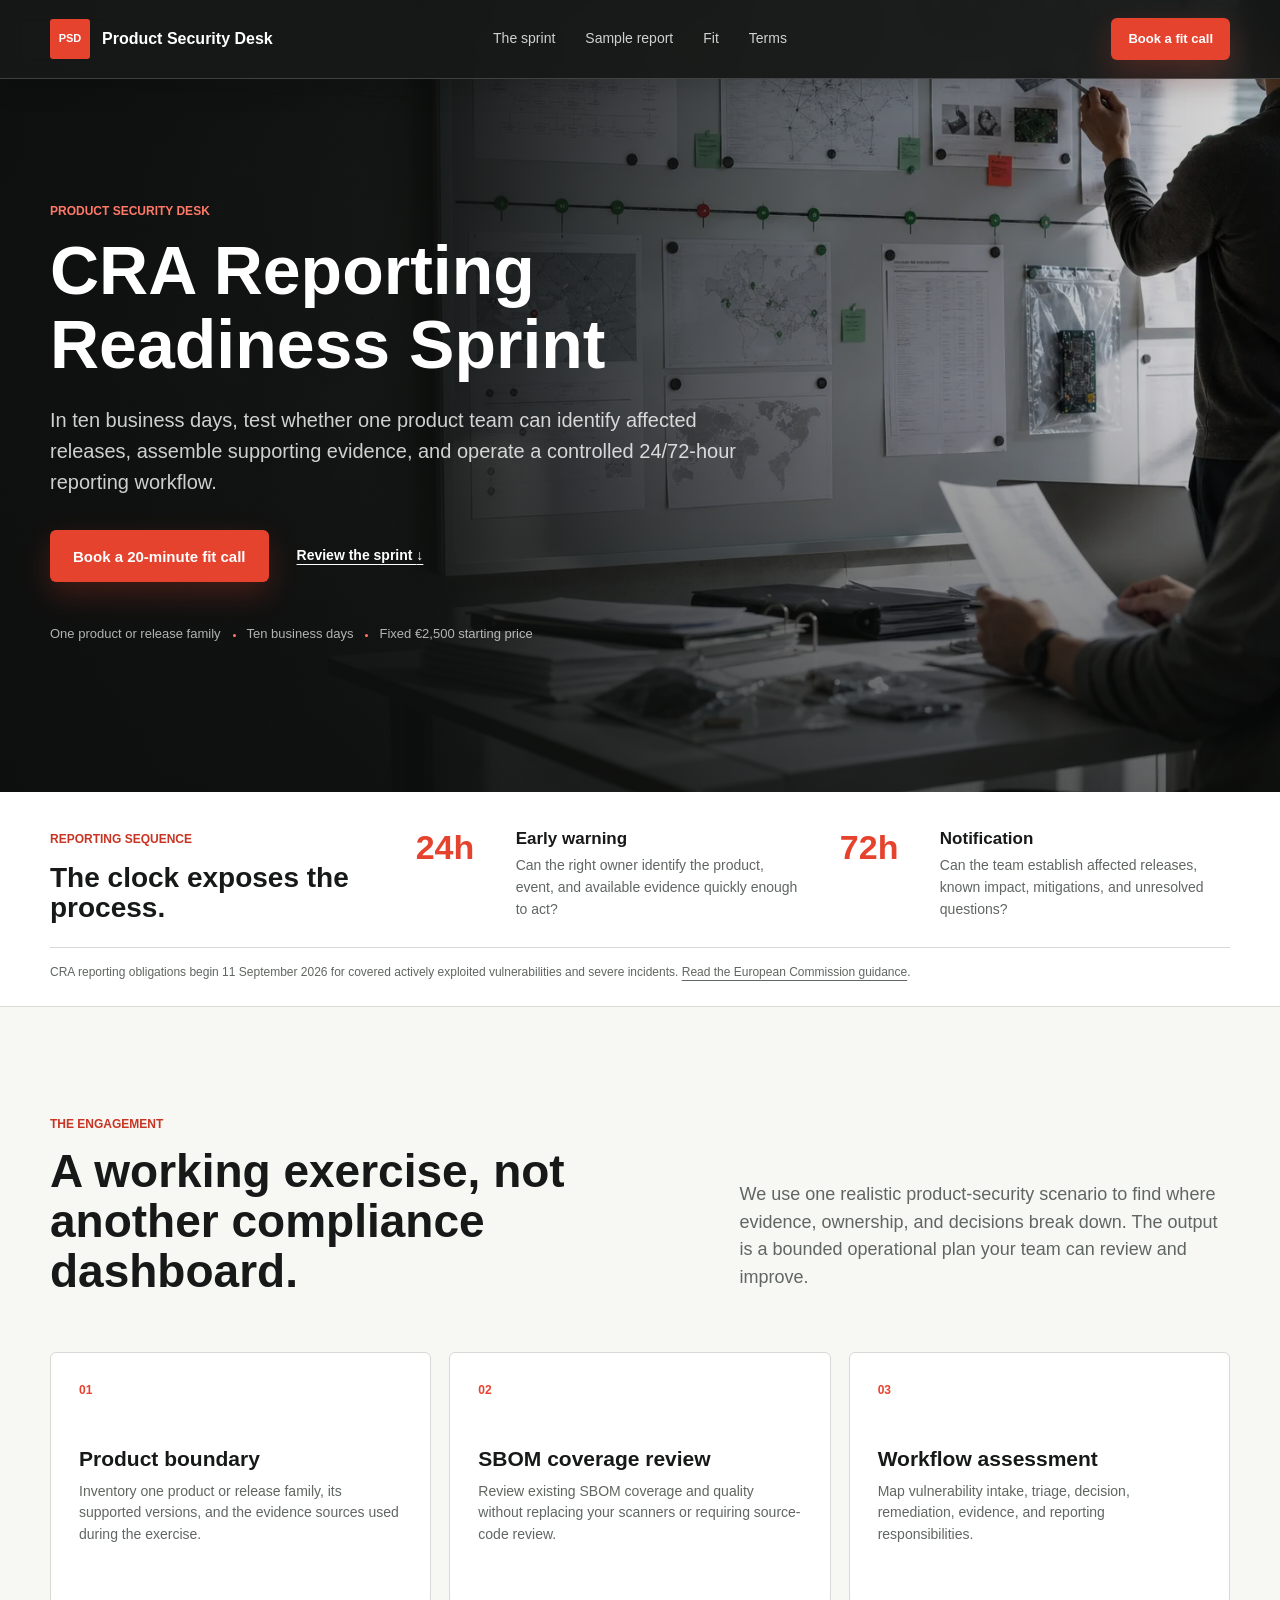
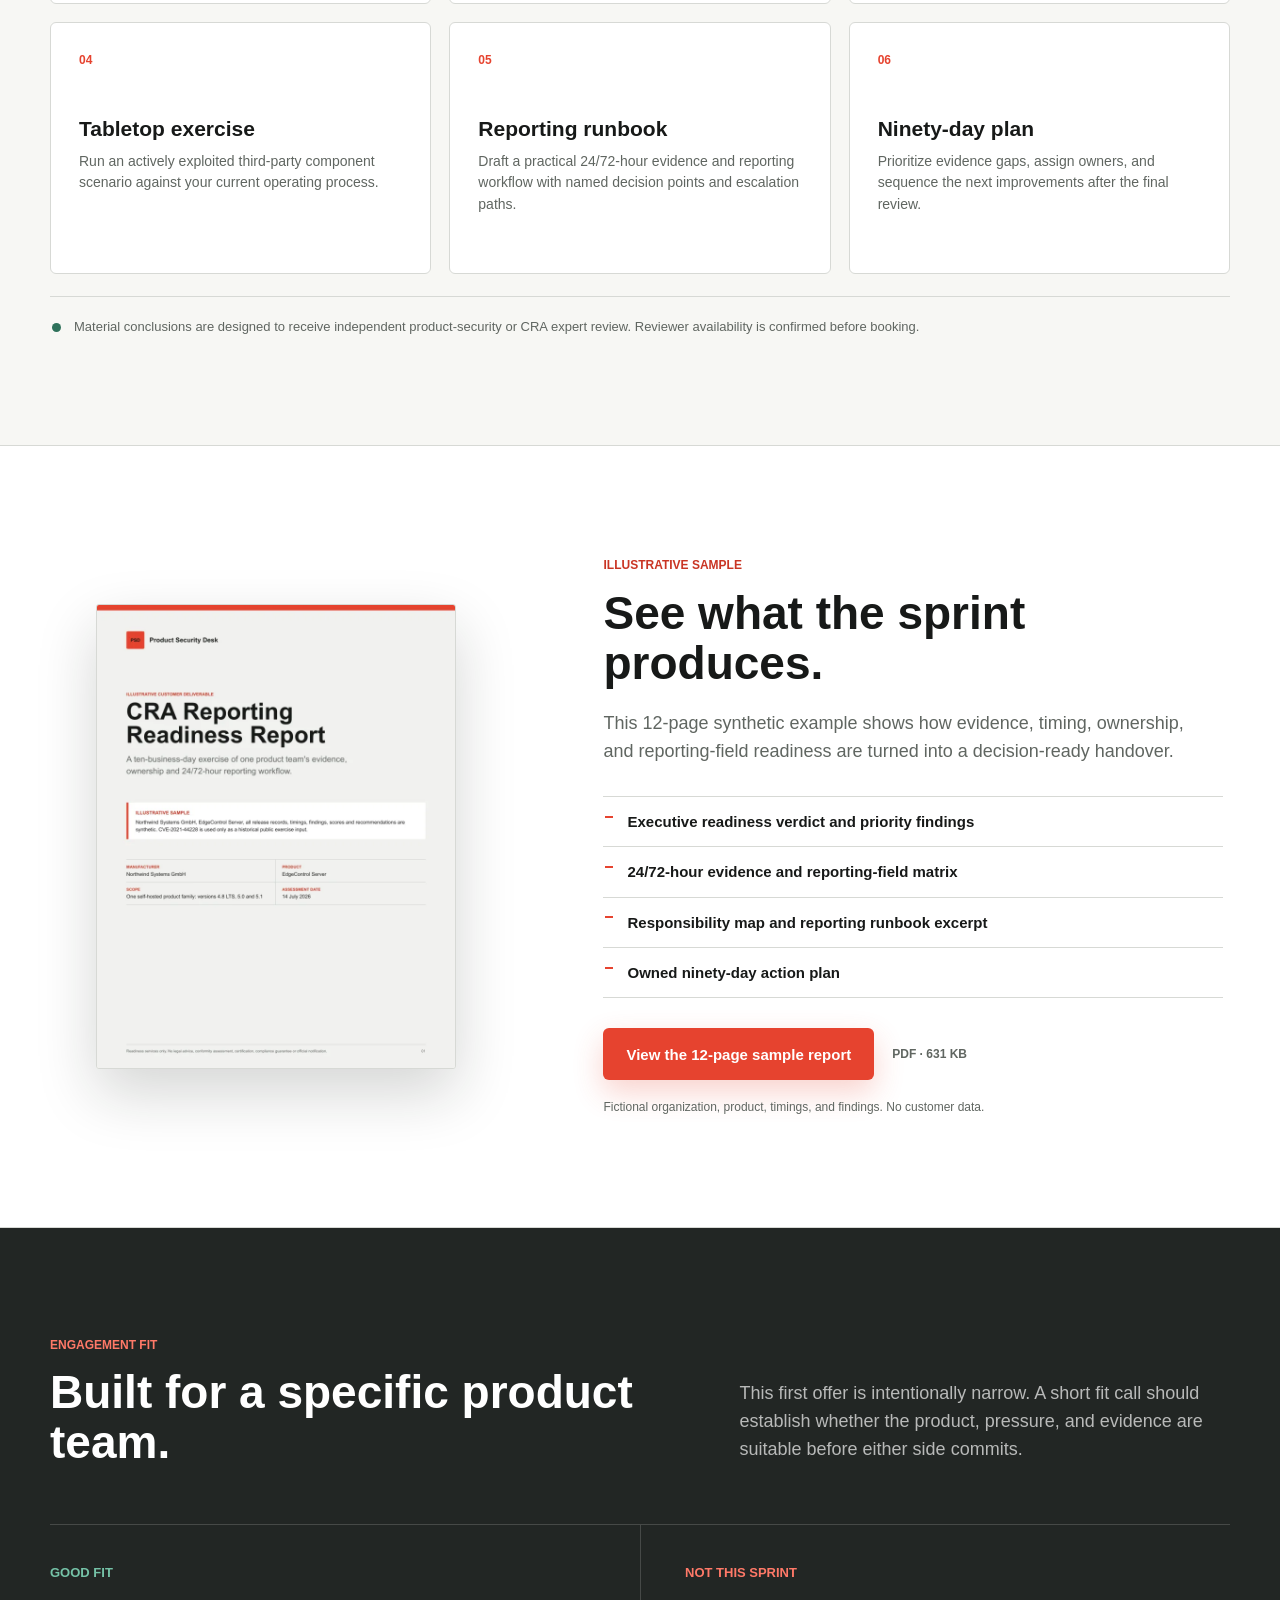
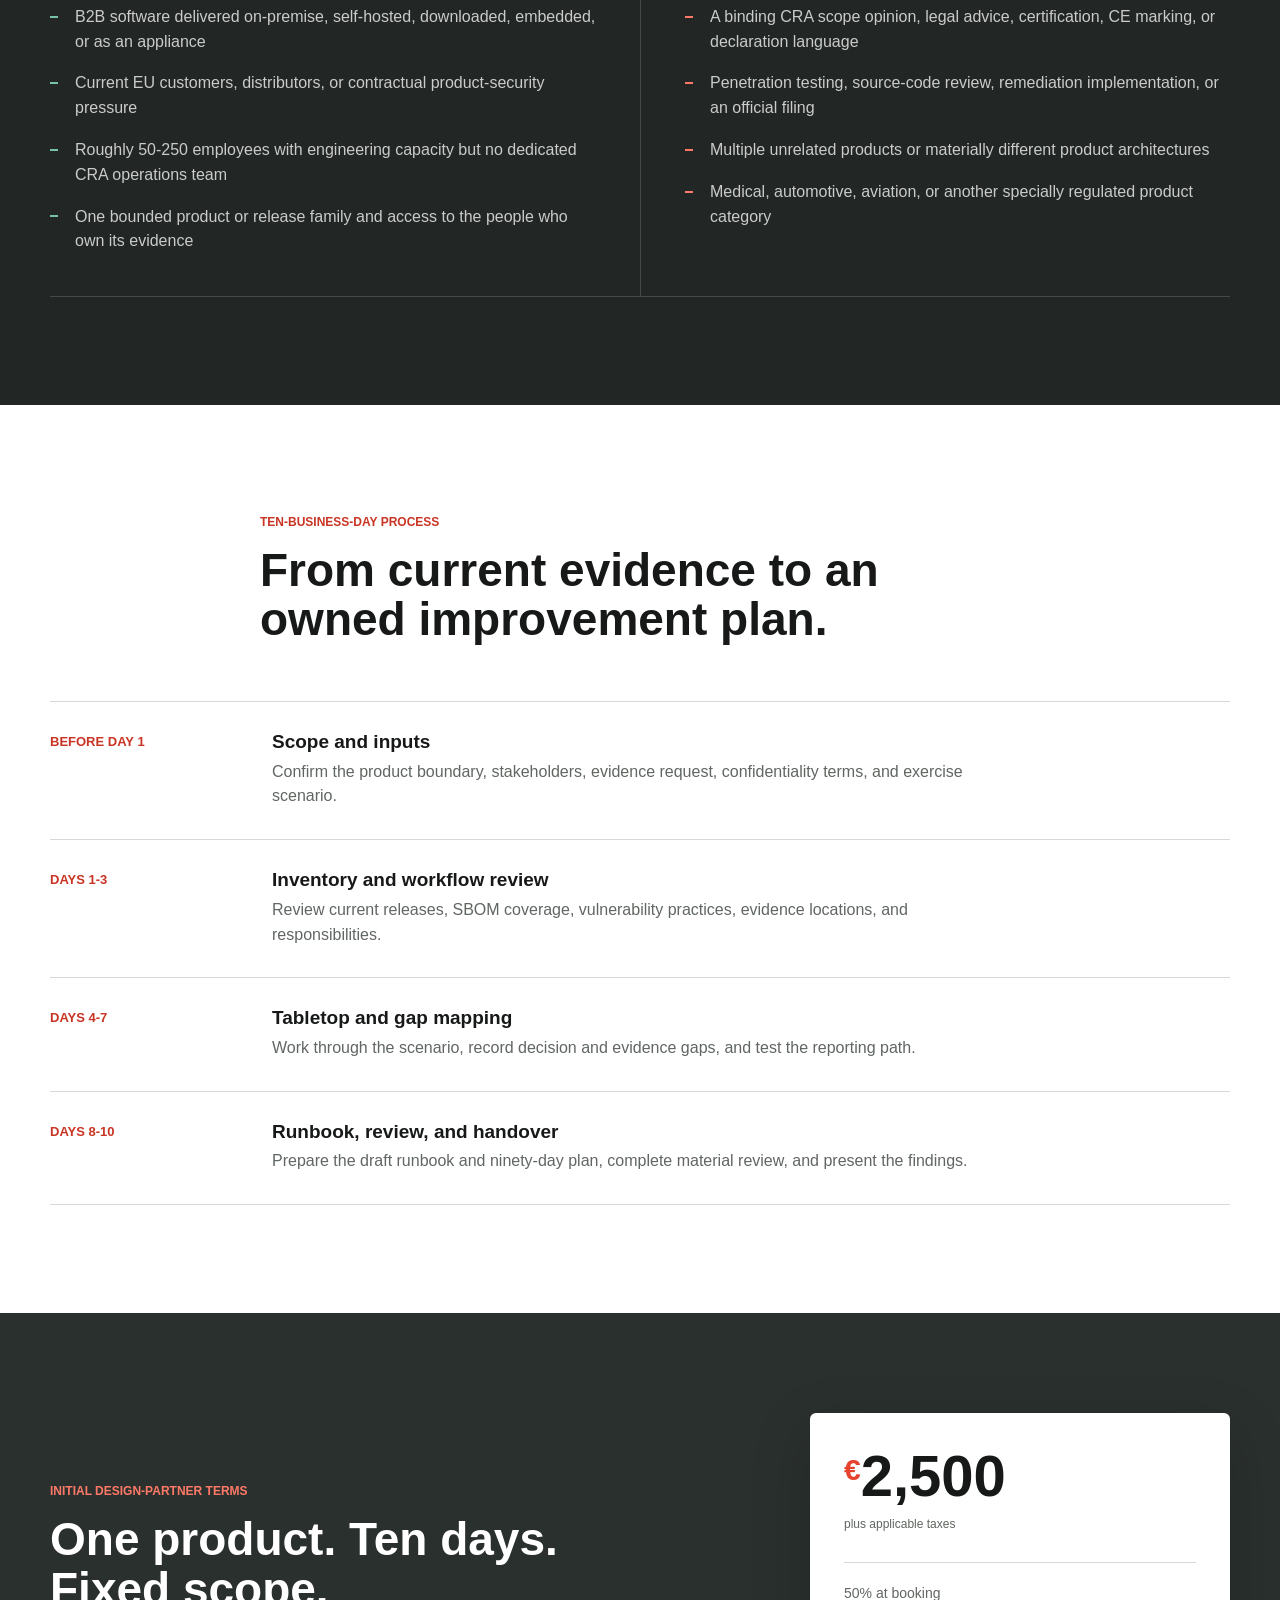
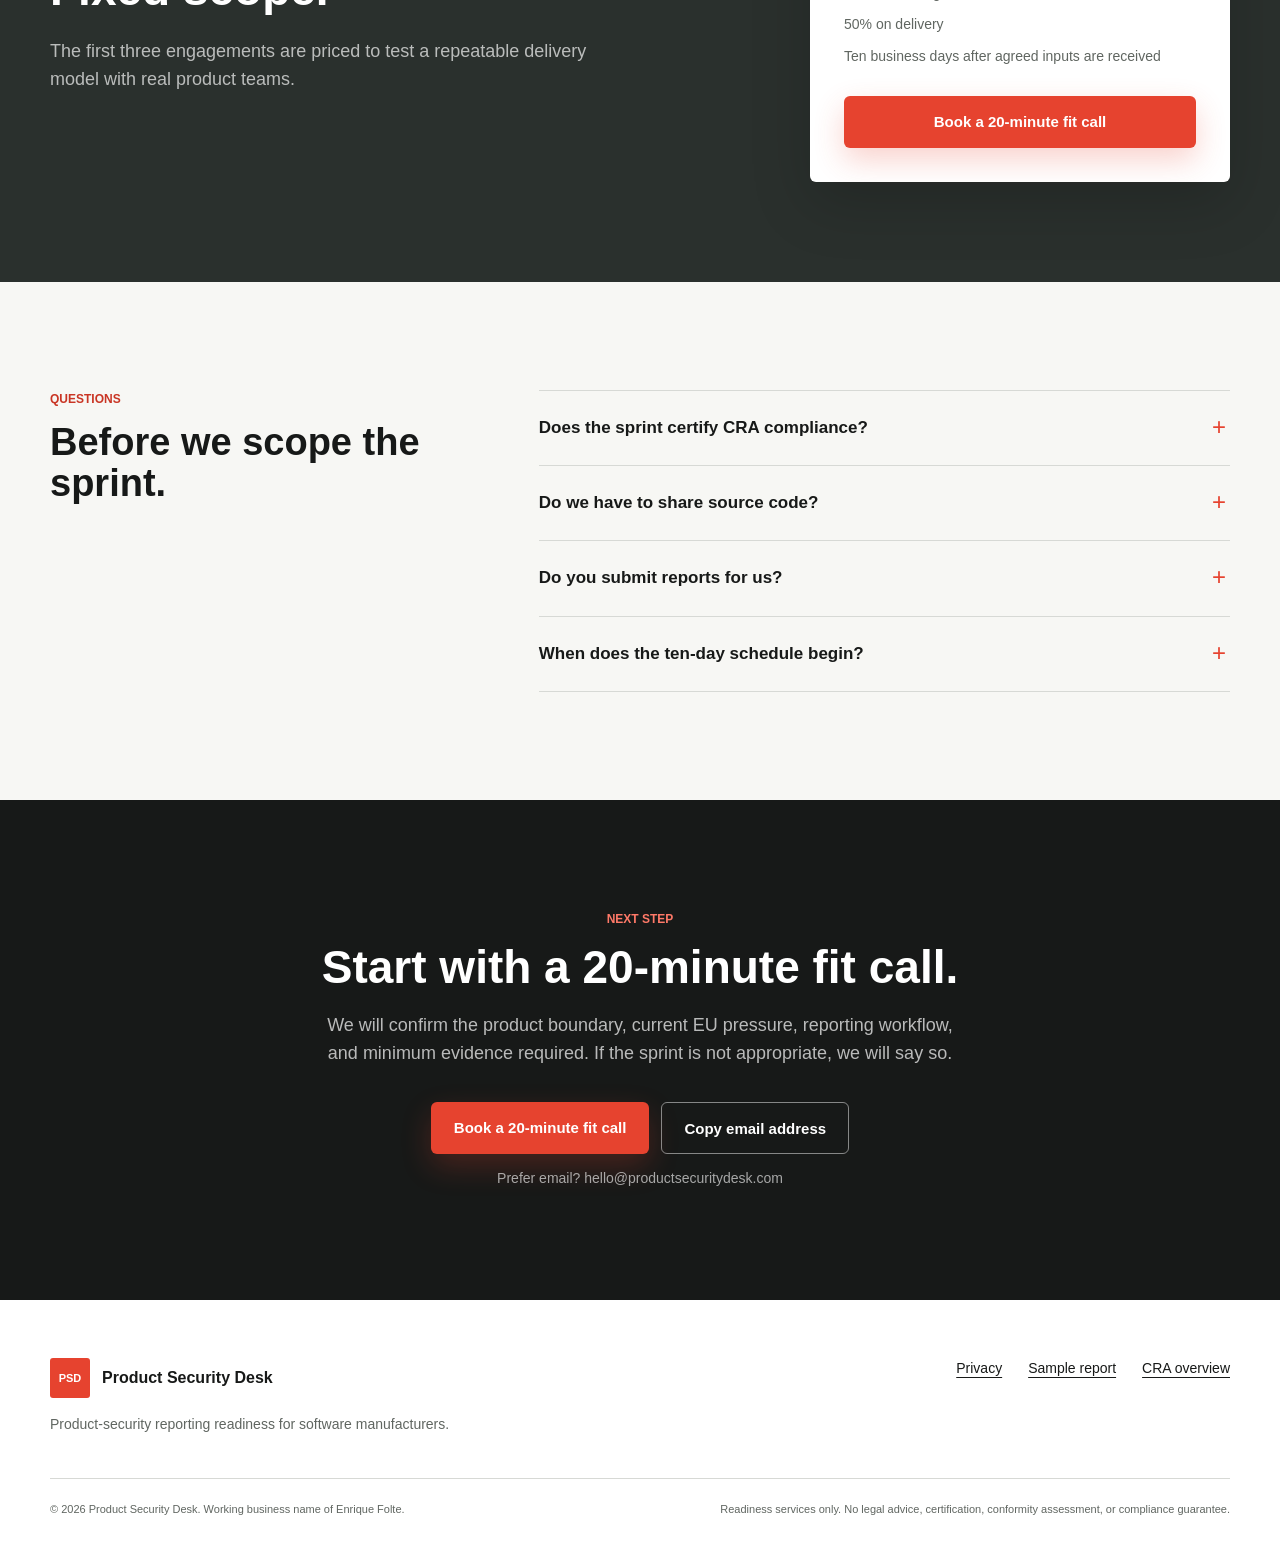
<file: index.html>
<!doctype html>
<html lang="en">
  <head>
    <meta charset="utf-8">
    <meta name="viewport" content="width=device-width, initial-scale=1">
    <meta name="description" content="A fixed-scope, ten-business-day CRA reporting readiness sprint for B2B software manufacturers selling into the EU.">
    <meta name="theme-color" content="#171918">
    <link rel="canonical" href="https://productsecuritydesk.com/">
    <meta property="og:site_name" content="Product Security Desk">
    <meta property="og:locale" content="en_GB">
    <meta property="og:title" content="CRA Reporting Readiness Sprint | Product Security Desk">
    <meta property="og:description" content="A fixed-scope, ten-business-day exercise to test one product team's evidence, ownership, and controlled 24/72-hour reporting workflow.">
    <meta property="og:type" content="website">
    <meta property="og:url" content="https://productsecuritydesk.com/">
    <meta property="og:image" content="https://productsecuritydesk.com/assets/product-security-desk-social.jpg?v=20260714">
    <meta property="og:image:type" content="image/jpeg">
    <meta property="og:image:width" content="1200">
    <meta property="og:image:height" content="630">
    <meta property="og:image:alt" content="Product Security Desk CRA Reporting Readiness Sprint">
    <meta name="twitter:card" content="summary_large_image">
    <meta name="twitter:title" content="CRA Reporting Readiness Sprint | Product Security Desk">
    <meta name="twitter:description" content="A ten-business-day exercise to test one product team's evidence, ownership, and controlled 24/72-hour reporting workflow.">
    <meta name="twitter:image" content="https://productsecuritydesk.com/assets/product-security-desk-social.jpg?v=20260714">
    <meta name="twitter:image:alt" content="Product Security Desk CRA Reporting Readiness Sprint">
    <title>CRA Reporting Readiness Sprint | Product Security Desk</title>
    <link rel="icon" href="/assets/favicon.svg" type="image/svg+xml">
    <link rel="icon" href="/assets/favicon-32.png" type="image/png" sizes="32x32">
    <link rel="shortcut icon" href="/favicon.ico" sizes="32x32">
    <link rel="apple-touch-icon" href="/assets/apple-touch-icon.png" sizes="180x180">
    <link rel="manifest" href="/site.webmanifest">
    <link rel="stylesheet" href="styles.css">
    <script defer src="https://cloud.umami.is/script.js" data-website-id="20941052-39b3-4d0e-a211-5fc59ed00aa9" data-domains="productsecuritydesk.com,www.productsecuritydesk.com" data-do-not-track="true" data-exclude-hash="true"></script>
  </head>
  <body>
    <a class="skip-link" href="#main">Skip to content</a>

    <header class="site-header" data-theme="dark">
      <div class="shell header-inner">
        <a class="brand" href="#top" aria-label="Product Security Desk home">
          <span class="brand-mark" aria-hidden="true">PSD</span>
          <span class="brand-name">Product Security Desk</span>
        </a>
        <nav class="desktop-nav" aria-label="Primary navigation">
          <a href="#sprint">The sprint</a>
          <a href="#sample">Sample report</a>
          <a href="#fit">Fit</a>
          <a href="#terms">Terms</a>
        </nav>
        <a class="button button-small button-primary" href="https://calendly.com/hello-productsecuritydesk/cra-readiness-fit-call" target="_blank" rel="noreferrer" data-umami-event="calendly-click" data-umami-event-location="header">Book a fit call</a>
      </div>
    </header>

    <main id="main">
      <section class="hero" id="top" aria-labelledby="hero-title">
        <div class="hero-media" aria-hidden="true"></div>
        <div class="hero-shade" aria-hidden="true"></div>
        <div class="shell hero-inner">
          <div class="hero-copy">
            <p class="eyebrow eyebrow-light">Product Security Desk</p>
            <h1 id="hero-title">CRA Reporting Readiness Sprint</h1>
            <p class="hero-lede">In ten business days, test whether one product team can identify affected releases, assemble supporting evidence, and operate a controlled 24/72-hour reporting workflow.</p>
            <div class="hero-actions">
              <a class="button button-primary" href="https://calendly.com/hello-productsecuritydesk/cra-readiness-fit-call" target="_blank" rel="noreferrer" data-umami-event="calendly-click" data-umami-event-location="hero">Book a 20-minute fit call</a>
              <a class="text-link text-link-light" href="#sprint">Review the sprint <span aria-hidden="true">&darr;</span></a>
            </div>
            <ul class="hero-facts" aria-label="Sprint summary">
              <li>One product or release family</li>
              <li>Ten business days</li>
              <li>Fixed &euro;2,500 starting price</li>
            </ul>
          </div>
        </div>
      </section>

      <section class="deadline-band" aria-label="CRA reporting timeline">
        <div class="shell deadline-grid">
          <div class="deadline-intro">
            <p class="eyebrow">Reporting sequence</p>
            <h2>The clock exposes the process.</h2>
          </div>
          <div class="deadline-item">
            <span class="deadline-number">24h</span>
            <div>
              <h3>Early warning</h3>
              <p>Can the right owner identify the product, event, and available evidence quickly enough to act?</p>
            </div>
          </div>
          <div class="deadline-item">
            <span class="deadline-number">72h</span>
            <div>
              <h3>Notification</h3>
              <p>Can the team establish affected releases, known impact, mitigations, and unresolved questions?</p>
            </div>
          </div>
        </div>
        <div class="shell source-note">
          <p>CRA reporting obligations begin 11 September 2026 for covered actively exploited vulnerabilities and severe incidents. <a href="https://digital-strategy.ec.europa.eu/en/policies/cra-reporting" rel="noreferrer">Read the European Commission guidance</a>.</p>
        </div>
      </section>

      <section class="section section-light" id="sprint" aria-labelledby="sprint-title">
        <div class="shell section-heading split-heading">
          <div>
            <p class="eyebrow">The engagement</p>
            <h2 id="sprint-title">A working exercise, not another compliance dashboard.</h2>
          </div>
          <p>We use one realistic product-security scenario to find where evidence, ownership, and decisions break down. The output is a bounded operational plan your team can review and improve.</p>
        </div>

        <div class="shell deliverable-grid">
          <article class="deliverable">
            <span class="item-index">01</span>
            <h3>Product boundary</h3>
            <p>Inventory one product or release family, its supported versions, and the evidence sources used during the exercise.</p>
          </article>
          <article class="deliverable">
            <span class="item-index">02</span>
            <h3>SBOM coverage review</h3>
            <p>Review existing SBOM coverage and quality without replacing your scanners or requiring source-code review.</p>
          </article>
          <article class="deliverable">
            <span class="item-index">03</span>
            <h3>Workflow assessment</h3>
            <p>Map vulnerability intake, triage, decision, remediation, evidence, and reporting responsibilities.</p>
          </article>
          <article class="deliverable">
            <span class="item-index">04</span>
            <h3>Tabletop exercise</h3>
            <p>Run an actively exploited third-party component scenario against your current operating process.</p>
          </article>
          <article class="deliverable">
            <span class="item-index">05</span>
            <h3>Reporting runbook</h3>
            <p>Draft a practical 24/72-hour evidence and reporting workflow with named decision points and escalation paths.</p>
          </article>
          <article class="deliverable">
            <span class="item-index">06</span>
            <h3>Ninety-day plan</h3>
            <p>Prioritize evidence gaps, assign owners, and sequence the next improvements after the final review.</p>
          </article>
        </div>

        <div class="shell review-line">
          <span class="status-dot" aria-hidden="true"></span>
          <p>Material conclusions are designed to receive independent product-security or CRA expert review. Reviewer availability is confirmed before booking.</p>
        </div>
      </section>

      <section class="sample-section" id="sample" aria-labelledby="sample-title">
        <div class="shell sample-layout">
          <a class="sample-preview" href="assets/sample-report/cra-reporting-readiness-sample.pdf" target="_blank" rel="noreferrer" aria-label="Open the illustrative CRA Reporting Readiness Report PDF" data-umami-event="sample-report-open" data-umami-event-location="preview">
            <img src="assets/sample-report/sample-report-preview.webp" alt="Cover of the illustrative CRA Reporting Readiness Report" width="760" height="984" loading="lazy">
          </a>
          <div class="sample-copy">
            <p class="eyebrow">Illustrative sample</p>
            <h2 id="sample-title">See what the sprint produces.</h2>
            <p class="sample-lede">This 12-page synthetic example shows how evidence, timing, ownership, and reporting-field readiness are turned into a decision-ready handover.</p>
            <ul class="sample-list">
              <li>Executive readiness verdict and priority findings</li>
              <li>24/72-hour evidence and reporting-field matrix</li>
              <li>Responsibility map and reporting runbook excerpt</li>
              <li>Owned ninety-day action plan</li>
            </ul>
            <div class="sample-actions">
              <a class="button button-primary" href="assets/sample-report/cra-reporting-readiness-sample.pdf" target="_blank" rel="noreferrer" data-umami-event="sample-report-open" data-umami-event-location="primary-button">View the 12-page sample report</a>
              <span>PDF · 631 KB</span>
            </div>
            <p class="sample-note">Fictional organization, product, timings, and findings. No customer data.</p>
          </div>
        </div>
      </section>

      <section class="section section-ink" id="fit" aria-labelledby="fit-title">
        <div class="shell section-heading split-heading">
          <div>
            <p class="eyebrow eyebrow-light">Engagement fit</p>
            <h2 id="fit-title">Built for a specific product team.</h2>
          </div>
          <p>This first offer is intentionally narrow. A short fit call should establish whether the product, pressure, and evidence are suitable before either side commits.</p>
        </div>

        <div class="shell fit-grid">
          <div class="fit-column fit-positive">
            <p class="fit-label">Good fit</p>
            <ul class="check-list">
              <li>B2B software delivered on-premise, self-hosted, downloaded, embedded, or as an appliance</li>
              <li>Current EU customers, distributors, or contractual product-security pressure</li>
              <li>Roughly 50-250 employees with engineering capacity but no dedicated CRA operations team</li>
              <li>One bounded product or release family and access to the people who own its evidence</li>
            </ul>
          </div>
          <div class="fit-column fit-negative">
            <p class="fit-label">Not this sprint</p>
            <ul class="check-list">
              <li>A binding CRA scope opinion, legal advice, certification, CE marking, or declaration language</li>
              <li>Penetration testing, source-code review, remediation implementation, or an official filing</li>
              <li>Multiple unrelated products or materially different product architectures</li>
              <li>Medical, automotive, aviation, or another specially regulated product category</li>
            </ul>
          </div>
        </div>
      </section>

      <section class="section section-white" aria-labelledby="process-title">
        <div class="shell section-heading compact-heading">
          <p class="eyebrow">Ten-business-day process</p>
          <h2 id="process-title">From current evidence to an owned improvement plan.</h2>
        </div>
        <ol class="shell process-list">
          <li>
            <span class="process-time">Before day 1</span>
            <div>
              <h3>Scope and inputs</h3>
              <p>Confirm the product boundary, stakeholders, evidence request, confidentiality terms, and exercise scenario.</p>
            </div>
          </li>
          <li>
            <span class="process-time">Days 1-3</span>
            <div>
              <h3>Inventory and workflow review</h3>
              <p>Review current releases, SBOM coverage, vulnerability practices, evidence locations, and responsibilities.</p>
            </div>
          </li>
          <li>
            <span class="process-time">Days 4-7</span>
            <div>
              <h3>Tabletop and gap mapping</h3>
              <p>Work through the scenario, record decision and evidence gaps, and test the reporting path.</p>
            </div>
          </li>
          <li>
            <span class="process-time">Days 8-10</span>
            <div>
              <h3>Runbook, review, and handover</h3>
              <p>Prepare the draft runbook and ninety-day plan, complete material review, and present the findings.</p>
            </div>
          </li>
        </ol>
      </section>

      <section class="terms-section" id="terms" aria-labelledby="terms-title">
        <div class="shell terms-grid">
          <div class="terms-copy">
            <p class="eyebrow eyebrow-light">Initial design-partner terms</p>
            <h2 id="terms-title">One product. Ten days. Fixed scope.</h2>
            <p>The first three engagements are priced to test a repeatable delivery model with real product teams.</p>
          </div>
          <div class="price-block" aria-label="Sprint price and payment terms">
            <span class="price"><span class="currency">&euro;</span>2,500</span>
            <span class="tax-note">plus applicable taxes</span>
            <ul>
              <li>50% at booking</li>
              <li>50% on delivery</li>
              <li>Ten business days after agreed inputs are received</li>
            </ul>
            <a class="button button-primary button-full" href="https://calendly.com/hello-productsecuritydesk/cra-readiness-fit-call" target="_blank" rel="noreferrer" data-umami-event="calendly-click" data-umami-event-location="terms">Book a 20-minute fit call</a>
          </div>
        </div>
      </section>

      <section class="section section-light faq-section" aria-labelledby="faq-title">
        <div class="shell faq-layout">
          <div class="faq-intro">
            <p class="eyebrow">Questions</p>
            <h2 id="faq-title">Before we scope the sprint.</h2>
          </div>
          <div class="faq-list">
            <details>
              <summary>Does the sprint certify CRA compliance?</summary>
              <p>No. It is an operational readiness engagement. It does not provide legal advice, certification, conformity assessment, CE marking, or a compliance guarantee. The manufacturer retains responsibility for decisions, declarations, remediation, and submissions.</p>
            </details>
            <details>
              <summary>Do we have to share source code?</summary>
              <p>No. Source-code review is outside scope. We agree the minimum evidence needed before kickoff, prefer customer-controlled scanning where practical, and do not request credentials or undisclosed vulnerability material through this website.</p>
            </details>
            <details>
              <summary>Do you submit reports for us?</summary>
              <p>No. The sprint tests and documents the reporting workflow. Any official filing or external vulnerability disclosure requires explicit manufacturer approval and remains the manufacturer's responsibility.</p>
            </details>
            <details>
              <summary>When does the ten-day schedule begin?</summary>
              <p>After scope confirmation, confidentiality terms, receipt of the agreed inputs, and confirmation of reviewer availability.</p>
            </details>
          </div>
        </div>
      </section>

      <section class="contact-section" id="contact" aria-labelledby="contact-title">
        <div class="shell contact-inner">
          <p class="eyebrow eyebrow-light">Next step</p>
          <h2 id="contact-title">Start with a 20-minute fit call.</h2>
          <p>We will confirm the product boundary, current EU pressure, reporting workflow, and minimum evidence required. If the sprint is not appropriate, we will say so.</p>
          <div class="contact-actions">
            <a class="button button-primary" href="https://calendly.com/hello-productsecuritydesk/cra-readiness-fit-call" target="_blank" rel="noreferrer" data-umami-event="calendly-click" data-umami-event-location="contact">Book a 20-minute fit call</a>
            <button class="button button-outline" type="button" data-copy-email="hello@productsecuritydesk.com" data-umami-event="email-copy" data-umami-event-location="contact">Copy email address</button>
          </div>
          <span class="copy-status" data-copy-status role="status" aria-live="polite">Prefer email? hello@productsecuritydesk.com</span>
        </div>
      </section>
    </main>

    <footer class="site-footer">
      <div class="shell footer-grid">
        <div>
          <a class="brand footer-brand" href="#top" aria-label="Product Security Desk home">
            <span class="brand-mark" aria-hidden="true">PSD</span>
            <span class="brand-name">Product Security Desk</span>
          </a>
          <p>Product-security reporting readiness for software manufacturers.</p>
        </div>
        <div class="footer-links">
          <a href="privacy.html">Privacy</a>
          <a href="assets/sample-report/cra-reporting-readiness-sample.pdf" target="_blank" rel="noreferrer" data-umami-event="sample-report-open" data-umami-event-location="footer">Sample report</a>
          <a href="https://digital-strategy.ec.europa.eu/en/policies/cra-summary" rel="noreferrer">CRA overview</a>
        </div>
      </div>
      <div class="shell footer-legal">
        <p>&copy; 2026 Product Security Desk. Working business name of Enrique Folte.</p>
        <p>Readiness services only. No legal advice, certification, conformity assessment, or compliance guarantee.</p>
      </div>
    </footer>
    <script>
      (() => {
        const button = document.querySelector("[data-copy-email]");
        const status = document.querySelector("[data-copy-status]");

        if (!button || !status) return;

        const copyWithFallback = async (value) => {
          if (navigator.clipboard && window.isSecureContext) {
            await navigator.clipboard.writeText(value);
            return;
          }

          const field = document.createElement("textarea");
          field.value = value;
          field.setAttribute("readonly", "");
          field.style.position = "fixed";
          field.style.opacity = "0";
          document.body.appendChild(field);
          field.select();
          const copied = document.execCommand("copy");
          field.remove();
          if (!copied) throw new Error("Copy command failed");
        };

        button.addEventListener("click", async () => {
          const email = button.dataset.copyEmail;
          try {
            await copyWithFallback(email);
            button.textContent = "Email address copied";
            status.textContent = `Copied: ${email}`;
          } catch {
            status.textContent = `Copy failed. Select this address: ${email}`;
          }
        });
      })();
    </script>
  </body>
</html>
</file>
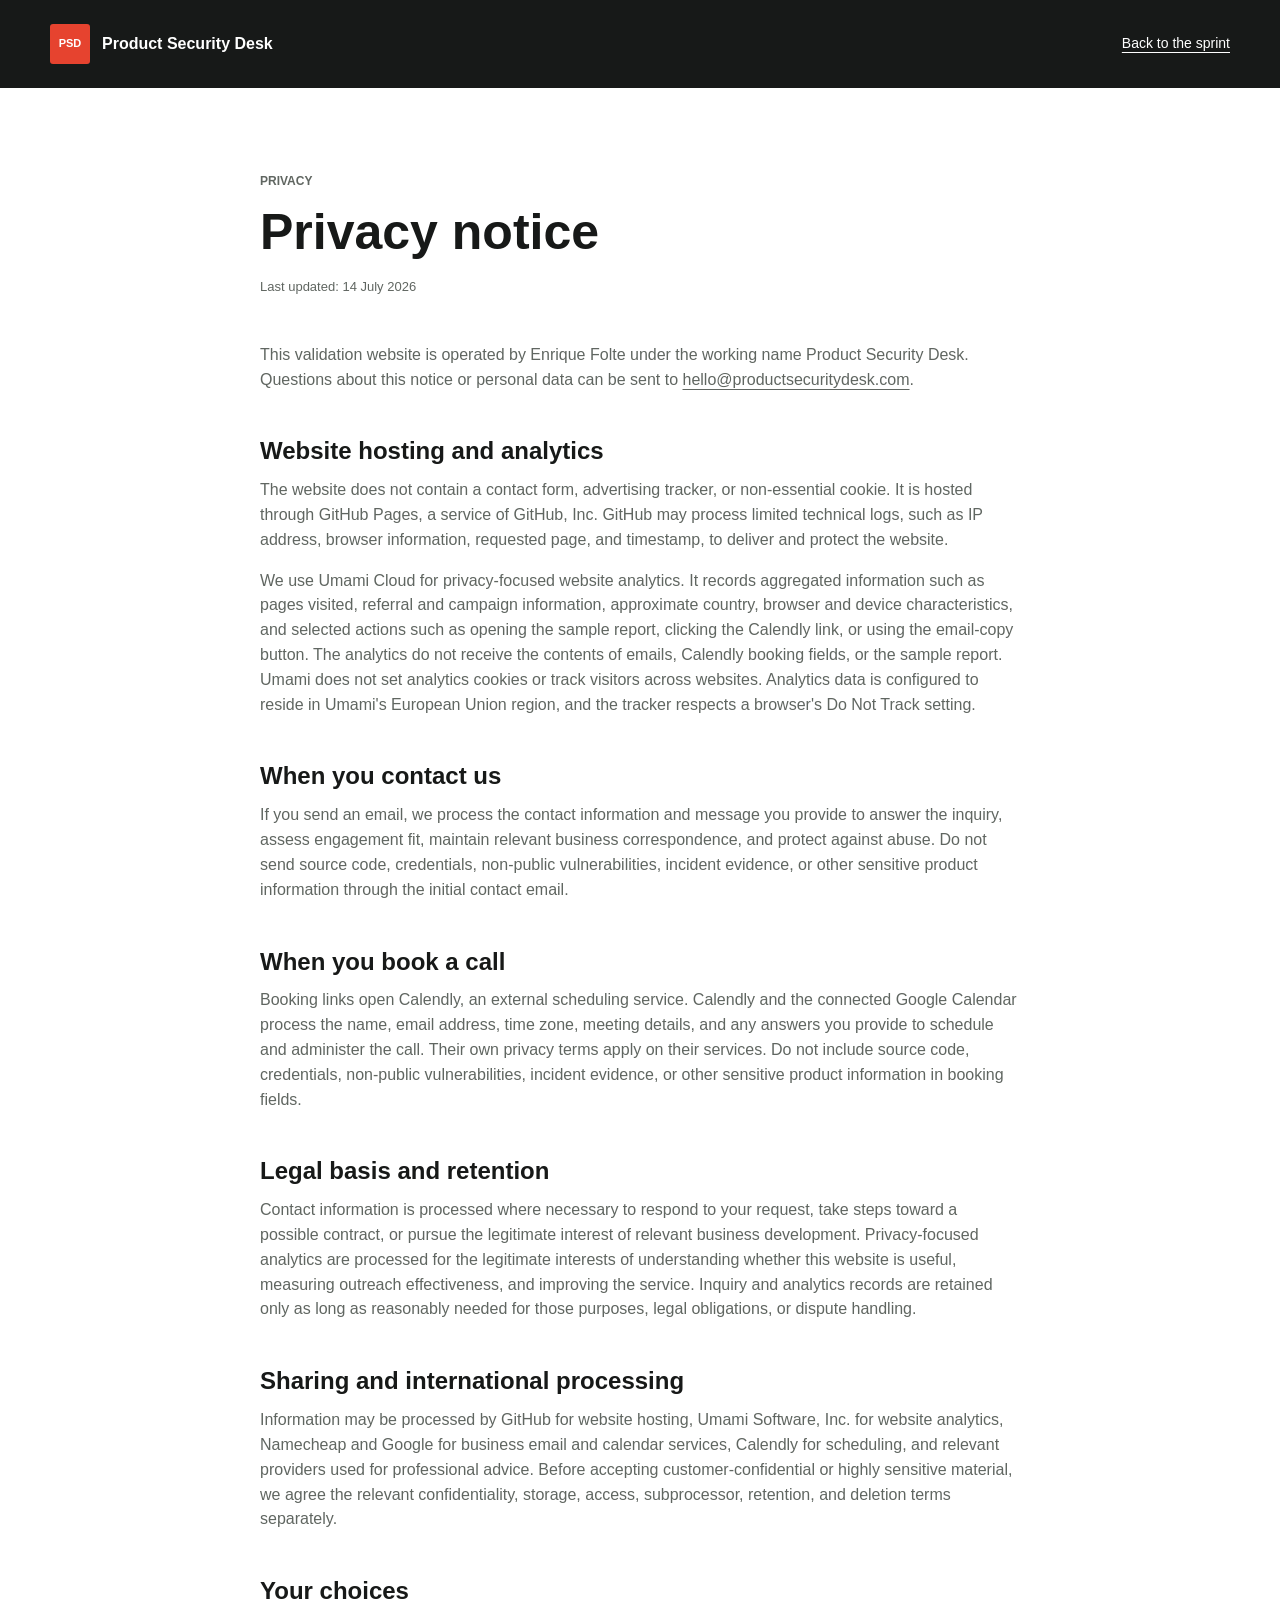
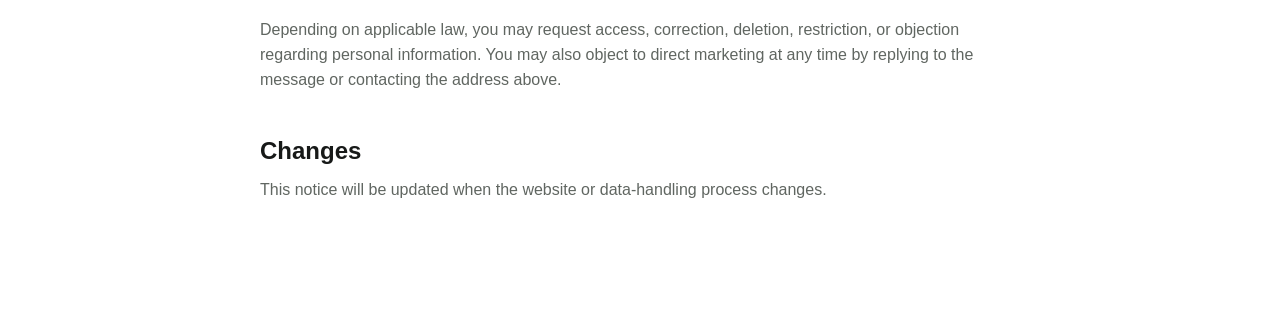
<file: privacy.html>
<!doctype html>
<html lang="en">
  <head>
    <meta charset="utf-8">
    <meta name="viewport" content="width=device-width, initial-scale=1">
    <meta name="robots" content="noindex">
    <meta name="theme-color" content="#171918">
    <title>Privacy | Product Security Desk</title>
    <link rel="icon" href="/assets/favicon.svg" type="image/svg+xml">
    <link rel="icon" href="/assets/favicon-32.png" type="image/png" sizes="32x32">
    <link rel="shortcut icon" href="/favicon.ico" sizes="32x32">
    <link rel="apple-touch-icon" href="/assets/apple-touch-icon.png" sizes="180x180">
    <link rel="manifest" href="/site.webmanifest">
    <link rel="stylesheet" href="styles.css">
    <script defer src="https://cloud.umami.is/script.js" data-website-id="20941052-39b3-4d0e-a211-5fc59ed00aa9" data-domains="productsecuritydesk.com,www.productsecuritydesk.com" data-do-not-track="true" data-exclude-hash="true"></script>
    <style>
      .legal-header { padding: 24px 0; color: #fff; background: var(--ink); }
      .legal-header .shell { display: flex; align-items: center; justify-content: space-between; gap: 24px; }
      .legal-header a:last-child { font-size: 14px; }
      .legal-page { padding: 84px 0 110px; background: var(--white); }
      .legal-copy { max-width: 760px; }
      .legal-copy h1 { margin-bottom: 18px; font-size: 50px; }
      .legal-copy h2 { margin-top: 46px; margin-bottom: 14px; font-size: 24px; }
      .legal-copy p, .legal-copy li { color: var(--muted); }
      .legal-copy ul { padding-left: 22px; }
      .legal-date { margin-bottom: 46px; font-size: 13px; }
      @media (max-width: 700px) {
        .legal-header .brand-name { white-space: normal; }
        .legal-page { padding: 60px 0 80px; }
        .legal-copy h1 { font-size: 40px; }
      }
    </style>
  </head>
  <body>
    <header class="legal-header">
      <div class="shell">
        <a class="brand" href="index.html">
          <span class="brand-mark" aria-hidden="true">PSD</span>
          <span class="brand-name">Product Security Desk</span>
        </a>
        <a href="index.html">Back to the sprint</a>
      </div>
    </header>
    <main class="legal-page">
      <article class="shell legal-copy">
        <p class="eyebrow">Privacy</p>
        <h1>Privacy notice</h1>
        <p class="legal-date">Last updated: 14 July 2026</p>

        <p>This validation website is operated by Enrique Folte under the working name Product Security Desk. Questions about this notice or personal data can be sent to <a href="mailto:hello@productsecuritydesk.com">hello@productsecuritydesk.com</a>.</p>

        <h2>Website hosting and analytics</h2>
        <p>The website does not contain a contact form, advertising tracker, or non-essential cookie. It is hosted through GitHub Pages, a service of GitHub, Inc. GitHub may process limited technical logs, such as IP address, browser information, requested page, and timestamp, to deliver and protect the website.</p>
        <p>We use Umami Cloud for privacy-focused website analytics. It records aggregated information such as pages visited, referral and campaign information, approximate country, browser and device characteristics, and selected actions such as opening the sample report, clicking the Calendly link, or using the email-copy button. The analytics do not receive the contents of emails, Calendly booking fields, or the sample report. Umami does not set analytics cookies or track visitors across websites. Analytics data is configured to reside in Umami's European Union region, and the tracker respects a browser's Do Not Track setting.</p>

        <h2>When you contact us</h2>
        <p>If you send an email, we process the contact information and message you provide to answer the inquiry, assess engagement fit, maintain relevant business correspondence, and protect against abuse. Do not send source code, credentials, non-public vulnerabilities, incident evidence, or other sensitive product information through the initial contact email.</p>

        <h2>When you book a call</h2>
        <p>Booking links open Calendly, an external scheduling service. Calendly and the connected Google Calendar process the name, email address, time zone, meeting details, and any answers you provide to schedule and administer the call. Their own privacy terms apply on their services. Do not include source code, credentials, non-public vulnerabilities, incident evidence, or other sensitive product information in booking fields.</p>

        <h2>Legal basis and retention</h2>
        <p>Contact information is processed where necessary to respond to your request, take steps toward a possible contract, or pursue the legitimate interest of relevant business development. Privacy-focused analytics are processed for the legitimate interests of understanding whether this website is useful, measuring outreach effectiveness, and improving the service. Inquiry and analytics records are retained only as long as reasonably needed for those purposes, legal obligations, or dispute handling.</p>

        <h2>Sharing and international processing</h2>
        <p>Information may be processed by GitHub for website hosting, Umami Software, Inc. for website analytics, Namecheap and Google for business email and calendar services, Calendly for scheduling, and relevant providers used for professional advice. Before accepting customer-confidential or highly sensitive material, we agree the relevant confidentiality, storage, access, subprocessor, retention, and deletion terms separately.</p>

        <h2>Your choices</h2>
        <p>Depending on applicable law, you may request access, correction, deletion, restriction, or objection regarding personal information. You may also object to direct marketing at any time by replying to the message or contacting the address above.</p>

        <h2>Changes</h2>
        <p>This notice will be updated when the website or data-handling process changes.</p>
      </article>
    </main>
  </body>
</html>
</file>
<file: styles.css>
:root {
  --ink: #171918;
  --ink-soft: #222624;
  --paper: #f7f7f4;
  --white: #ffffff;
  --line: #d7d9d5;
  --muted: #606661;
  --red: #e6432f;
  --red-dark: #c93524;
  --green: #2e715a;
  --focus: #ffd34f;
  --shell: 1180px;
  --radius: 6px;
  --shadow: 0 20px 60px rgba(0, 0, 0, 0.18);
}

* {
  box-sizing: border-box;
}

html {
  scroll-behavior: smooth;
}

body {
  margin: 0;
  color: var(--ink);
  background: var(--paper);
  font-family: Inter, "Helvetica Neue", Arial, sans-serif;
  font-size: 16px;
  line-height: 1.55;
  letter-spacing: 0;
  text-rendering: optimizeLegibility;
}

body,
button,
a {
  -webkit-font-smoothing: antialiased;
}

a {
  color: inherit;
  text-decoration-thickness: 1px;
  text-underline-offset: 4px;
}

img {
  max-width: 100%;
}

h1,
h2,
h3,
p {
  margin-top: 0;
}

h1,
h2,
h3 {
  line-height: 1.08;
  letter-spacing: 0;
}

h1 {
  max-width: 860px;
  margin-bottom: 24px;
  font-size: 68px;
  font-weight: 680;
}

h2 {
  margin-bottom: 24px;
  font-size: 46px;
  font-weight: 650;
}

h3 {
  margin-bottom: 10px;
  font-size: 21px;
  font-weight: 650;
}

.shell {
  width: min(calc(100% - 48px), var(--shell));
  margin-inline: auto;
}

.skip-link {
  position: fixed;
  z-index: 100;
  top: 12px;
  left: 12px;
  padding: 10px 14px;
  color: var(--ink);
  background: var(--focus);
  transform: translateY(-150%);
}

.skip-link:focus {
  transform: translateY(0);
}

:focus-visible {
  outline: 3px solid var(--focus);
  outline-offset: 3px;
}

.eyebrow {
  margin-bottom: 14px;
  color: var(--red-dark);
  font-size: 12px;
  font-weight: 760;
  letter-spacing: 0;
  text-transform: uppercase;
}

.eyebrow-light {
  color: #ff7968;
}

.site-header {
  position: fixed;
  z-index: 50;
  top: 0;
  right: 0;
  left: 0;
  color: var(--white);
  background: rgba(23, 25, 24, 0.94);
  border-bottom: 1px solid rgba(255, 255, 255, 0.18);
  box-shadow: 0 8px 24px rgba(0, 0, 0, 0.16);
  backdrop-filter: blur(12px);
}

.header-inner {
  display: grid;
  grid-template-columns: minmax(260px, 1fr) auto minmax(260px, 1fr);
  align-items: center;
  min-height: 78px;
  gap: 28px;
}

.brand {
  display: inline-flex;
  align-items: center;
  width: fit-content;
  gap: 12px;
  font-weight: 700;
  text-decoration: none;
}

.brand-mark {
  display: inline-grid;
  width: 40px;
  height: 40px;
  place-items: center;
  color: var(--white);
  background: var(--red);
  border-radius: 3px;
  font-size: 11px;
  font-weight: 850;
}

.brand-name {
  white-space: nowrap;
}

.desktop-nav {
  display: flex;
  align-items: center;
  gap: 30px;
  font-size: 14px;
}

.desktop-nav a {
  color: rgba(255, 255, 255, 0.8);
  text-decoration: none;
}

.desktop-nav a:hover {
  color: var(--white);
}

.header-inner > .button {
  justify-self: end;
}

.button {
  display: inline-flex;
  min-height: 52px;
  align-items: center;
  justify-content: center;
  padding: 13px 22px;
  border: 1px solid transparent;
  border-radius: var(--radius);
  cursor: pointer;
  font-family: inherit;
  font-size: 15px;
  font-weight: 740;
  text-decoration: none;
  transition: background 160ms ease, border-color 160ms ease, transform 160ms ease;
}

.button:hover {
  transform: translateY(-1px);
}

.button-primary {
  color: var(--white);
  background: var(--red);
  box-shadow: 0 12px 30px rgba(230, 67, 47, 0.24);
}

.button-primary:hover {
  background: var(--red-dark);
}

.button-light {
  color: var(--ink);
  background: var(--white);
}

.button-light:hover {
  background: var(--paper);
}

.button-outline {
  color: var(--white);
  background: transparent;
  border-color: rgba(255, 255, 255, 0.48);
}

.button-outline:hover {
  background: rgba(255, 255, 255, 0.08);
  border-color: var(--white);
}

.button-small {
  min-height: 42px;
  padding: 9px 16px;
  font-size: 13px;
}

.button-full {
  width: 100%;
}

.hero {
  position: relative;
  display: flex;
  min-height: 88svh;
  overflow: hidden;
  align-items: stretch;
  color: var(--white);
  background: var(--ink);
}

.hero-media,
.hero-shade {
  position: absolute;
  inset: 0;
}

.hero-media {
  background-image: url("assets/hero-incident-workflow.webp");
  background-position: center right;
  background-size: cover;
  transform: scale(1.01);
}

.hero-shade {
  background:
    linear-gradient(90deg, rgba(13, 15, 14, 0.97) 0%, rgba(13, 15, 14, 0.9) 34%, rgba(13, 15, 14, 0.38) 64%, rgba(13, 15, 14, 0.14) 100%),
    linear-gradient(0deg, rgba(13, 15, 14, 0.55) 0%, transparent 50%);
}

.hero-inner {
  position: relative;
  z-index: 2;
  display: flex;
  align-items: center;
  padding-top: 126px;
  padding-bottom: 72px;
}

.hero-copy {
  width: min(720px, 66%);
}

.hero-lede {
  max-width: 690px;
  margin-bottom: 32px;
  color: rgba(255, 255, 255, 0.8);
  font-size: 20px;
  line-height: 1.55;
}

.hero-actions {
  display: flex;
  align-items: center;
  gap: 28px;
}

.text-link {
  font-size: 14px;
  font-weight: 700;
}

.text-link-light {
  color: var(--white);
}

.hero-facts {
  display: flex;
  flex-wrap: wrap;
  margin: 42px 0 0;
  padding: 0;
  color: rgba(255, 255, 255, 0.68);
  gap: 12px 26px;
  font-size: 13px;
  list-style: none;
}

.hero-facts li {
  position: relative;
}

.hero-facts li:not(:last-child)::after {
  position: absolute;
  top: 50%;
  right: -15px;
  width: 3px;
  height: 3px;
  content: "";
  background: #ff7968;
  border-radius: 50%;
}

.deadline-band {
  padding: 38px 0 24px;
  background: var(--white);
  border-bottom: 1px solid var(--line);
}

.deadline-grid {
  display: grid;
  grid-template-columns: 0.85fr 1fr 1fr;
  align-items: start;
  gap: 34px;
}

.deadline-intro h2 {
  max-width: 300px;
  margin: 0;
  font-size: 28px;
}

.deadline-item {
  display: grid;
  grid-template-columns: 82px 1fr;
  gap: 18px;
}

.deadline-number {
  color: var(--red);
  font-size: 34px;
  font-weight: 760;
  line-height: 1;
}

.deadline-item h3 {
  margin-bottom: 7px;
  font-size: 17px;
}

.deadline-item p {
  margin-bottom: 0;
  color: var(--muted);
  font-size: 14px;
}

.source-note {
  margin-top: 24px;
  padding-top: 15px;
  color: var(--muted);
  border-top: 1px solid var(--line);
  font-size: 12px;
}

.source-note p {
  margin: 0;
}

.section {
  padding: 108px 0;
}

.section-light {
  background: var(--paper);
}

.section-white {
  background: var(--white);
}

.section-ink {
  color: var(--white);
  background: var(--ink-soft);
}

.section-heading {
  margin-bottom: 56px;
}

.split-heading {
  display: grid;
  grid-template-columns: 1.1fr 0.9fr;
  align-items: end;
  gap: 90px;
}

.split-heading h2 {
  max-width: 700px;
  margin-bottom: 0;
}

.split-heading > p {
  max-width: 500px;
  margin-bottom: 4px;
  color: var(--muted);
  font-size: 18px;
}

.section-ink .split-heading > p {
  color: rgba(255, 255, 255, 0.68);
}

.compact-heading {
  max-width: 760px;
}

.compact-heading h2 {
  margin-bottom: 0;
}

.deliverable-grid {
  display: grid;
  grid-template-columns: repeat(3, minmax(0, 1fr));
  gap: 18px;
}

.deliverable {
  min-height: 252px;
  padding: 28px;
  background: var(--white);
  border: 1px solid var(--line);
  border-radius: var(--radius);
}

.item-index {
  display: block;
  margin-bottom: 48px;
  color: var(--red);
  font-size: 12px;
  font-weight: 800;
}

.deliverable p {
  margin-bottom: 0;
  color: var(--muted);
  font-size: 14px;
}

.review-line {
  display: flex;
  align-items: center;
  margin-top: 22px;
  padding: 20px 2px 0;
  border-top: 1px solid var(--line);
  gap: 13px;
}

.review-line p {
  margin: 0;
  color: var(--muted);
  font-size: 13px;
}

.status-dot {
  width: 9px;
  height: 9px;
  flex: 0 0 9px;
  background: var(--green);
  border-radius: 50%;
}

.sample-section {
  padding: 110px 0;
  background: var(--white);
  border-top: 1px solid var(--line);
  border-bottom: 1px solid var(--line);
}

.sample-layout {
  display: grid;
  grid-template-columns: minmax(280px, 0.72fr) minmax(0, 1fr);
  align-items: center;
  gap: clamp(54px, 8vw, 120px);
}

.sample-preview {
  display: block;
  width: min(100%, 360px);
  justify-self: center;
  overflow: hidden;
  background: var(--paper);
  border: 1px solid var(--line);
  border-radius: 3px;
  box-shadow: 0 24px 60px rgba(23, 25, 24, 0.18);
  transition: box-shadow 160ms ease, transform 160ms ease;
}

.sample-preview:hover {
  box-shadow: 0 28px 70px rgba(23, 25, 24, 0.24);
  transform: translateY(-3px);
}

.sample-preview img {
  display: block;
  width: 100%;
  height: auto;
}

.sample-copy {
  max-width: 620px;
}

.sample-copy h2 {
  max-width: 560px;
  margin-bottom: 22px;
}

.sample-lede {
  max-width: 590px;
  margin-bottom: 30px;
  color: var(--muted);
  font-size: 18px;
}

.sample-list {
  margin: 0 0 30px;
  padding: 0;
  border-top: 1px solid var(--line);
  list-style: none;
}

.sample-list li {
  position: relative;
  padding: 13px 0 13px 24px;
  border-bottom: 1px solid var(--line);
  font-size: 15px;
  font-weight: 620;
}

.sample-list li::before {
  position: absolute;
  top: 1.25em;
  left: 2px;
  width: 8px;
  height: 2px;
  content: "";
  background: var(--red);
}

.sample-actions {
  display: flex;
  flex-wrap: wrap;
  align-items: center;
  gap: 18px;
}

.sample-actions span {
  color: var(--muted);
  font-size: 12px;
  font-weight: 700;
  text-transform: uppercase;
}

.sample-note {
  margin: 18px 0 0;
  color: var(--muted);
  font-size: 12px;
}

.fit-grid {
  display: grid;
  grid-template-columns: repeat(2, minmax(0, 1fr));
  border-top: 1px solid rgba(255, 255, 255, 0.16);
  border-bottom: 1px solid rgba(255, 255, 255, 0.16);
}

.fit-column {
  padding: 38px 44px 42px 0;
}

.fit-column + .fit-column {
  padding-right: 0;
  padding-left: 44px;
  border-left: 1px solid rgba(255, 255, 255, 0.16);
}

.fit-label {
  margin-bottom: 22px;
  color: #ff7968;
  font-size: 13px;
  font-weight: 760;
  text-transform: uppercase;
}

.fit-positive .fit-label {
  color: #75c2a7;
}

.check-list {
  display: grid;
  margin: 0;
  padding: 0;
  gap: 17px;
  list-style: none;
}

.check-list li {
  position: relative;
  padding-left: 25px;
  color: rgba(255, 255, 255, 0.76);
}

.check-list li::before {
  position: absolute;
  top: 0.68em;
  left: 0;
  width: 8px;
  height: 2px;
  content: "";
  background: #ff7968;
}

.fit-positive .check-list li::before {
  background: #75c2a7;
}

.process-list {
  margin-top: 0;
  margin-bottom: 0;
  padding: 0;
  border-top: 1px solid var(--line);
  list-style: none;
}

.process-list li {
  display: grid;
  grid-template-columns: 180px 1fr;
  padding: 30px 0;
  border-bottom: 1px solid var(--line);
  gap: 42px;
}

.process-time {
  color: var(--red-dark);
  font-size: 13px;
  font-weight: 760;
  text-transform: uppercase;
}

.process-list h3 {
  margin-bottom: 7px;
  font-size: 19px;
}

.process-list p {
  max-width: 740px;
  margin-bottom: 0;
  color: var(--muted);
}

.terms-section {
  padding: 100px 0;
  color: var(--white);
  background: #2a302d;
}

.terms-grid {
  display: grid;
  grid-template-columns: 1fr 420px;
  align-items: center;
  gap: 100px;
}

.terms-copy h2 {
  max-width: 640px;
}

.terms-copy > p:last-child {
  max-width: 560px;
  color: rgba(255, 255, 255, 0.68);
  font-size: 18px;
}

.price-block {
  padding: 34px;
  color: var(--ink);
  background: var(--white);
  border-radius: var(--radius);
  box-shadow: var(--shadow);
}

.price {
  display: block;
  font-size: 58px;
  font-weight: 720;
  line-height: 1;
}

.currency {
  color: var(--red);
  font-size: 30px;
  vertical-align: 16px;
}

.tax-note {
  display: block;
  margin: 10px 0 28px;
  color: var(--muted);
  font-size: 12px;
}

.price-block ul {
  display: grid;
  margin: 0 0 28px;
  padding: 20px 0 0;
  border-top: 1px solid var(--line);
  gap: 10px;
  color: var(--muted);
  font-size: 14px;
  list-style: none;
}

.faq-layout {
  display: grid;
  grid-template-columns: 0.72fr 1.28fr;
  gap: 100px;
}

.faq-intro h2 {
  font-size: 38px;
}

.faq-list {
  border-top: 1px solid var(--line);
}

.faq-list details {
  border-bottom: 1px solid var(--line);
}

.faq-list summary {
  position: relative;
  padding: 24px 46px 24px 0;
  cursor: pointer;
  font-size: 17px;
  font-weight: 680;
  list-style: none;
}

.faq-list summary::-webkit-details-marker {
  display: none;
}

.faq-list summary::after {
  position: absolute;
  top: 24px;
  right: 4px;
  content: "+";
  color: var(--red);
  font-size: 24px;
  font-weight: 400;
  line-height: 1;
}

.faq-list details[open] summary::after {
  content: "-";
}

.faq-list details p {
  max-width: 720px;
  padding: 0 42px 24px 0;
  margin-bottom: 0;
  color: var(--muted);
}

.contact-section {
  padding: 110px 0;
  color: var(--white);
  background: var(--ink);
  text-align: center;
}

.contact-inner {
  max-width: 780px;
}

.contact-inner h2 {
  margin-bottom: 20px;
}

.contact-inner > p:not(.eyebrow) {
  max-width: 650px;
  margin: 0 auto 34px;
  color: rgba(255, 255, 255, 0.7);
  font-size: 18px;
}

.contact-actions {
  display: flex;
  flex-wrap: wrap;
  justify-content: center;
  gap: 12px;
}

.copy-status {
  display: block;
  min-height: 22px;
  margin-top: 14px;
  color: rgba(255, 255, 255, 0.62);
  font-size: 14px;
}

.site-footer {
  padding: 58px 0 28px;
  background: var(--white);
}

.footer-grid {
  display: grid;
  grid-template-columns: 1fr auto;
  gap: 60px;
}

.footer-brand {
  margin-bottom: 16px;
}

.footer-grid p {
  margin-bottom: 0;
  color: var(--muted);
  font-size: 14px;
}

.footer-links {
  display: flex;
  align-items: flex-start;
  gap: 26px;
  font-size: 14px;
}

.footer-legal {
  display: flex;
  justify-content: space-between;
  margin-top: 42px;
  padding-top: 22px;
  color: var(--muted);
  border-top: 1px solid var(--line);
  gap: 36px;
  font-size: 11px;
}

.footer-legal p {
  margin: 0;
}

@media (max-width: 980px) {
  h1 {
    font-size: 56px;
  }

  h2 {
    font-size: 40px;
  }

  .header-inner {
    grid-template-columns: 1fr auto;
  }

  .desktop-nav {
    display: none;
  }

  .hero-copy {
    width: min(710px, 82%);
  }

  .deadline-grid {
    grid-template-columns: 1fr 1fr;
  }

  .deadline-intro {
    grid-column: 1 / -1;
  }

  .deadline-intro h2 {
    max-width: none;
  }

  .split-heading,
  .terms-grid,
  .faq-layout,
  .sample-layout {
    grid-template-columns: 1fr;
    gap: 38px;
  }

  .sample-preview {
    width: min(100%, 330px);
  }

  .deliverable-grid {
    grid-template-columns: repeat(2, minmax(0, 1fr));
  }

  .terms-grid {
    align-items: start;
  }

  .price-block {
    max-width: 500px;
  }
}

@media (max-width: 700px) {
  .shell {
    width: min(calc(100% - 32px), var(--shell));
  }

  h1 {
    font-size: 42px;
  }

  h2 {
    font-size: 34px;
  }

  .site-header {
    border-bottom-color: rgba(255, 255, 255, 0.13);
  }

  .header-inner {
    min-height: 68px;
    gap: 12px;
  }

  .brand-name {
    font-size: 14px;
  }

  .brand-mark {
    width: 34px;
    height: 34px;
    font-size: 9px;
  }

  .header-inner > .button {
    min-height: 38px;
    padding: 8px 11px;
    font-size: 11px;
  }

  .hero {
    min-height: 90svh;
  }

  .hero-media {
    background-position: 64% center;
  }

  .hero-shade {
    background: linear-gradient(90deg, rgba(13, 15, 14, 0.97) 0%, rgba(13, 15, 14, 0.82) 74%, rgba(13, 15, 14, 0.54) 100%);
  }

  .hero-inner {
    align-items: flex-end;
    padding-top: 110px;
    padding-bottom: 46px;
  }

  .hero-copy {
    width: 100%;
  }

  .hero-lede {
    font-size: 17px;
  }

  .hero-actions {
    align-items: flex-start;
    flex-direction: column;
    gap: 18px;
  }

  .hero-facts {
    display: grid;
    margin-top: 32px;
    gap: 6px;
  }

  .hero-facts li::after {
    display: none;
  }

  .deadline-band {
    padding-top: 30px;
  }

  .deadline-grid {
    grid-template-columns: 1fr;
    gap: 28px;
  }

  .deadline-intro {
    grid-column: auto;
  }

  .deadline-item {
    grid-template-columns: 70px 1fr;
  }

  .section,
  .contact-section,
  .sample-section {
    padding: 76px 0;
  }

  .sample-layout {
    gap: 44px;
  }

  .sample-preview {
    width: min(88%, 300px);
  }

  .sample-lede {
    font-size: 16px;
  }

  .sample-actions {
    align-items: stretch;
    flex-direction: column;
    gap: 12px;
  }

  .sample-actions .button {
    width: 100%;
  }

  .section-heading {
    margin-bottom: 38px;
  }

  .split-heading > p,
  .terms-copy > p:last-child,
  .contact-inner > p:not(.eyebrow) {
    font-size: 16px;
  }

  .contact-actions {
    align-items: stretch;
    flex-direction: column;
  }

  .deliverable-grid,
  .fit-grid {
    grid-template-columns: 1fr;
  }

  .deliverable {
    min-height: 0;
  }

  .item-index {
    margin-bottom: 32px;
  }

  .fit-column {
    padding: 30px 0;
  }

  .fit-column + .fit-column {
    padding: 30px 0;
    border-top: 1px solid rgba(255, 255, 255, 0.16);
    border-left: 0;
  }

  .process-list li {
    grid-template-columns: 1fr;
    gap: 12px;
  }

  .terms-section {
    padding: 76px 0;
  }

  .price-block {
    padding: 26px;
  }

  .price {
    font-size: 50px;
  }

  .footer-grid,
  .footer-legal {
    display: grid;
    grid-template-columns: 1fr;
    gap: 26px;
  }

  .footer-links {
    flex-wrap: wrap;
  }

  .footer-legal {
    gap: 8px;
  }
}

@media (prefers-reduced-motion: reduce) {
  html {
    scroll-behavior: auto;
  }

  *,
  *::before,
  *::after {
    scroll-behavior: auto !important;
    transition-duration: 0.01ms !important;
  }
}
</file>
